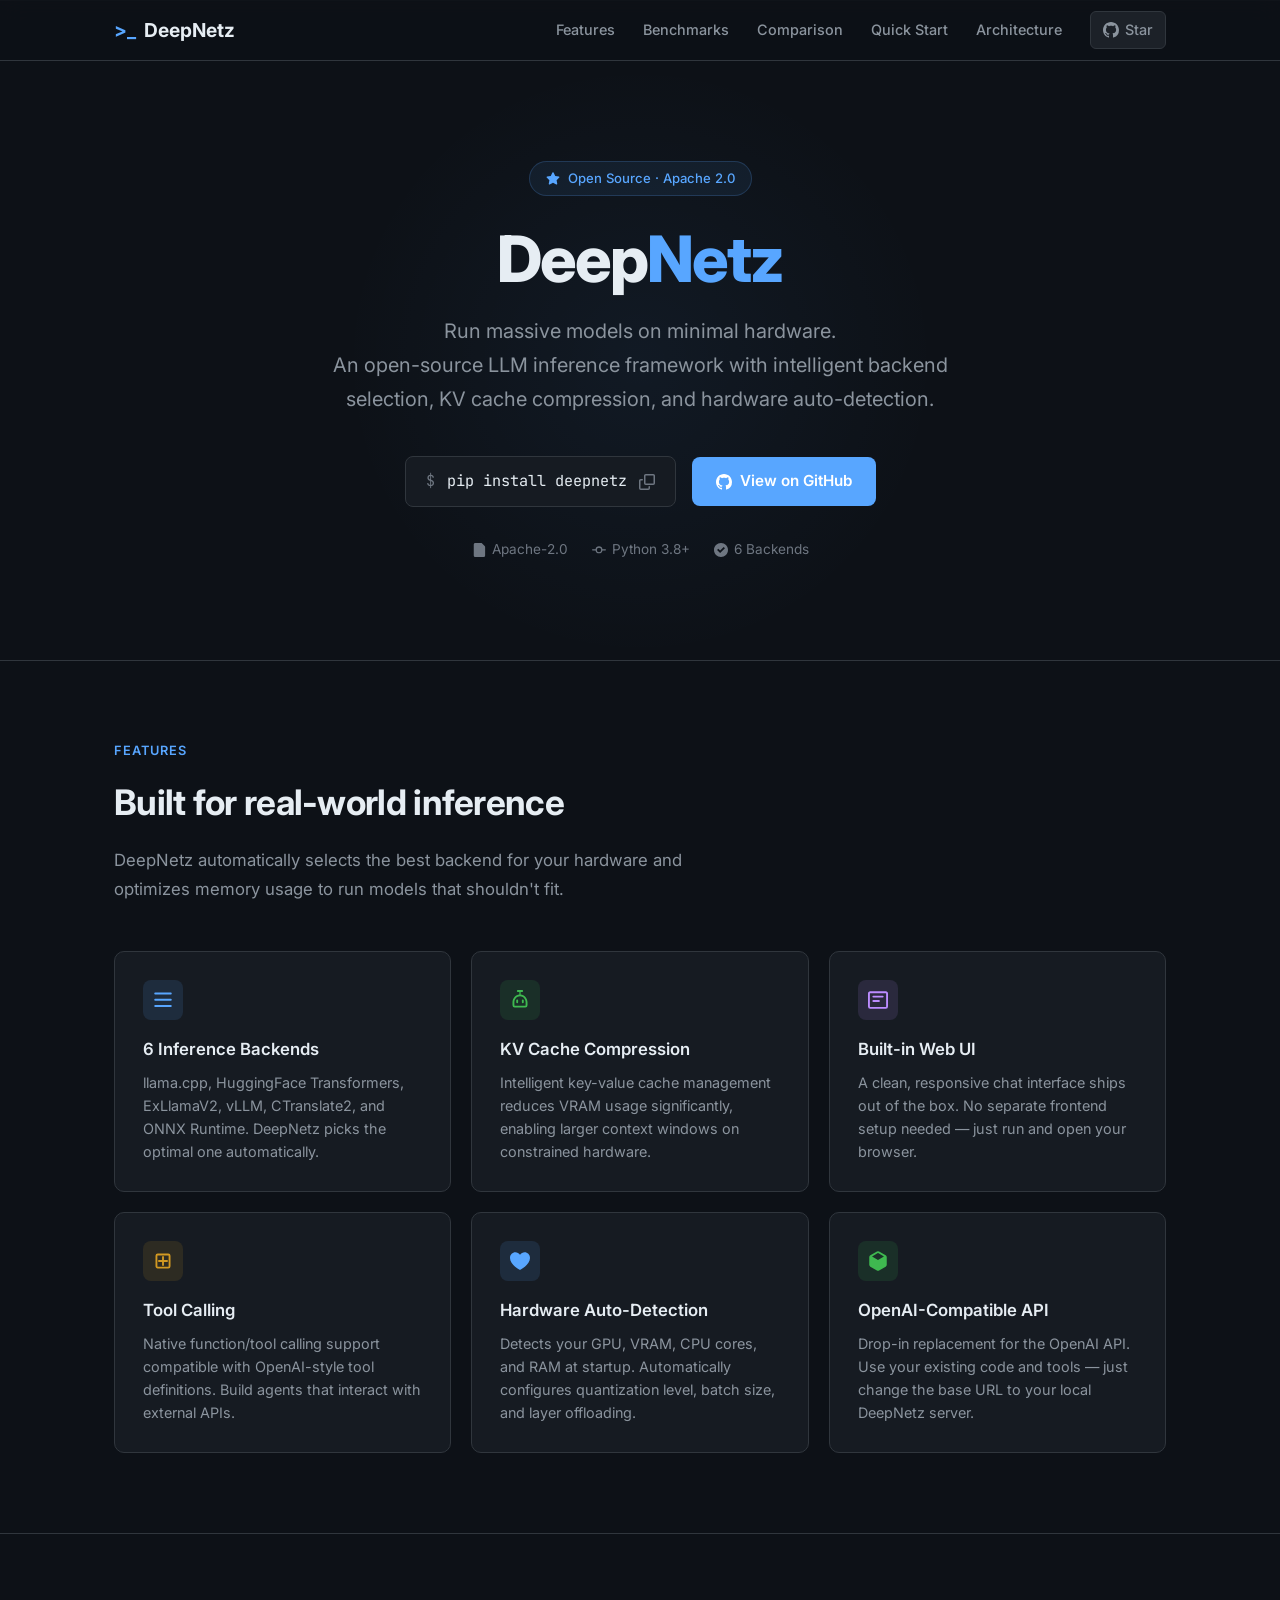
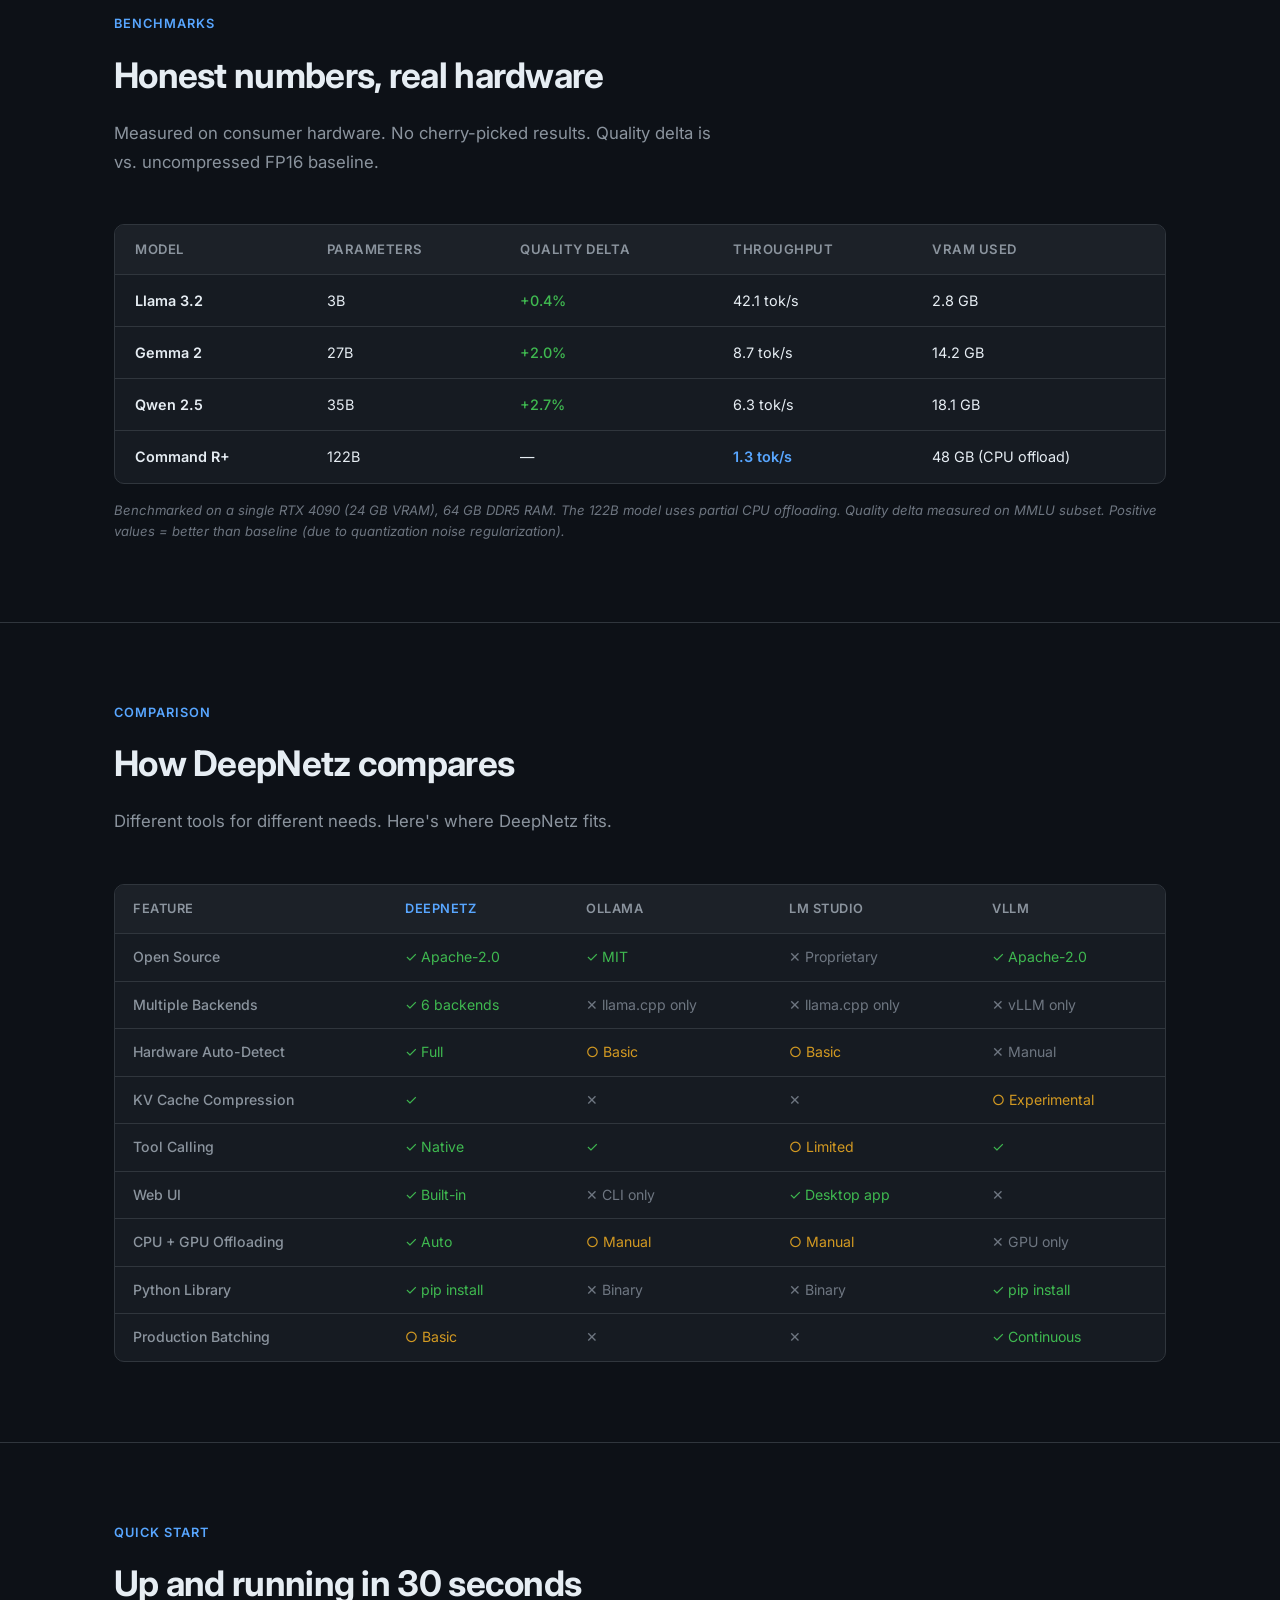
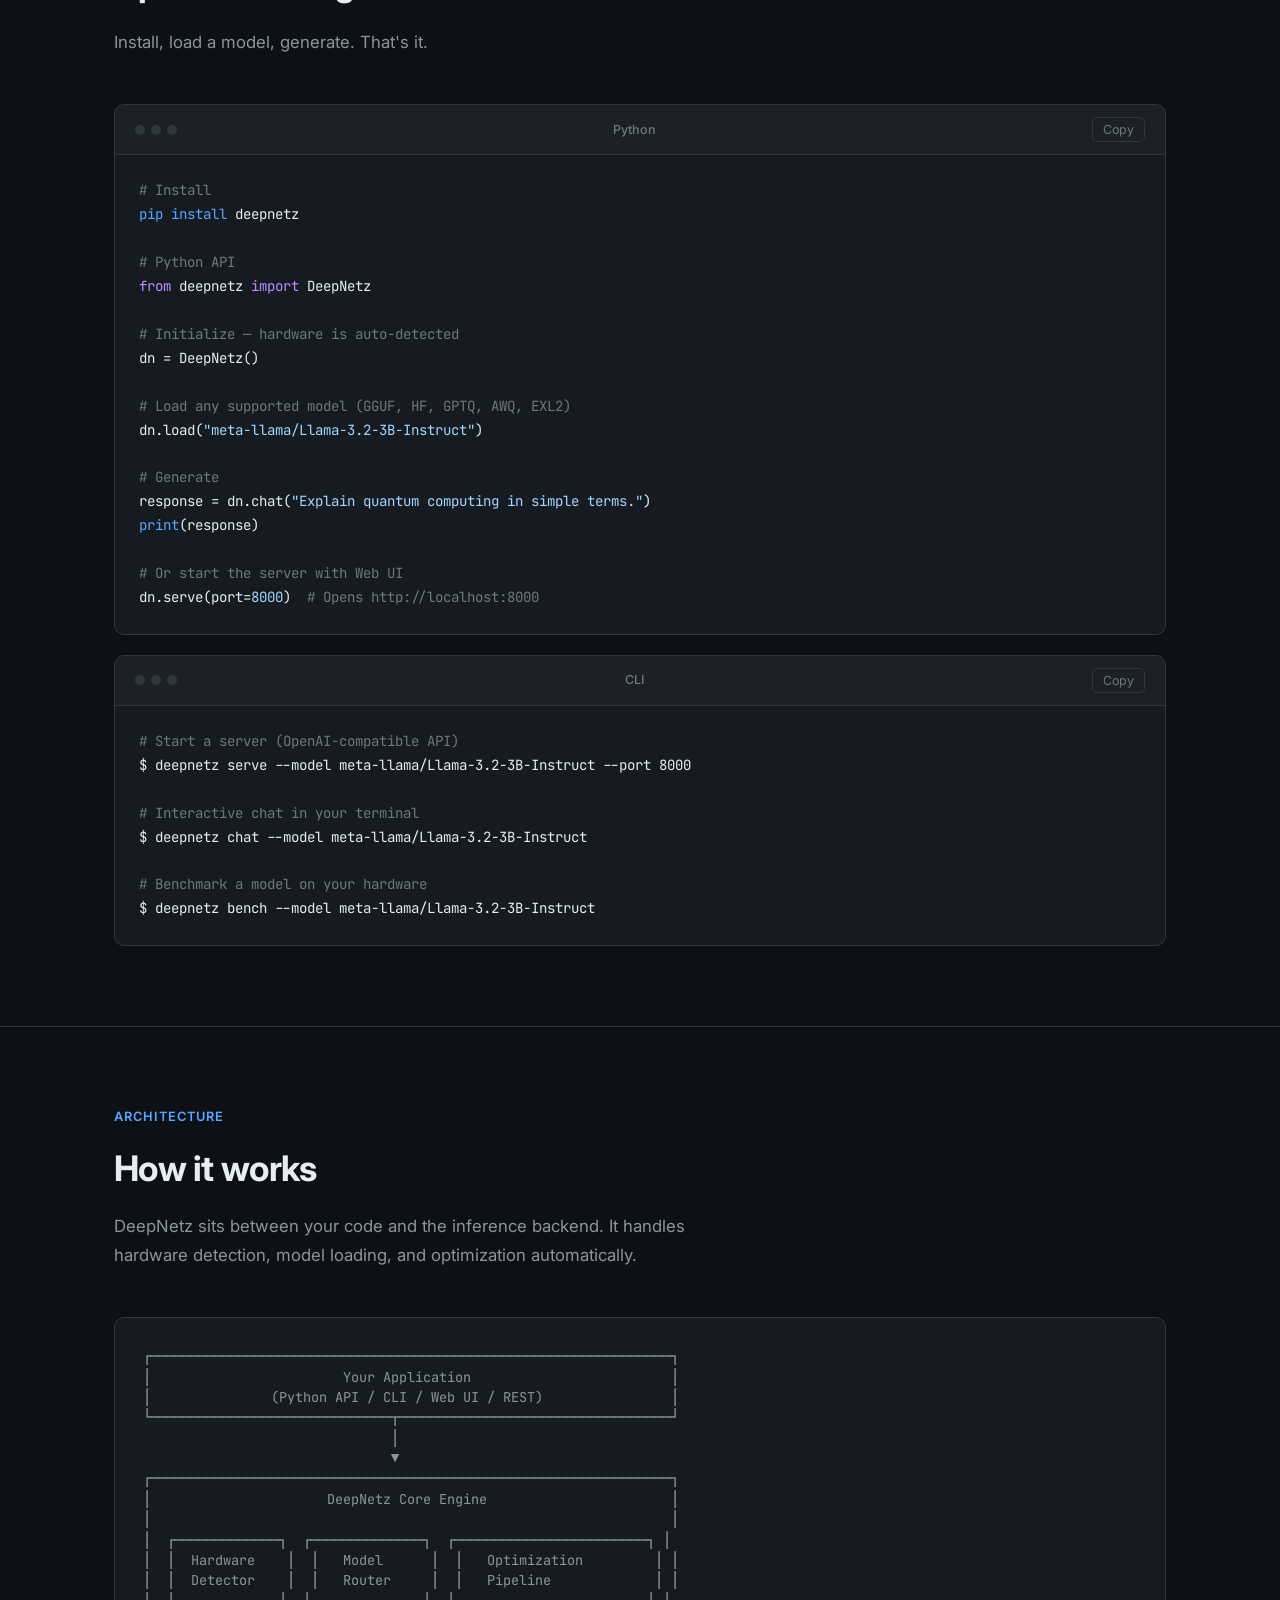
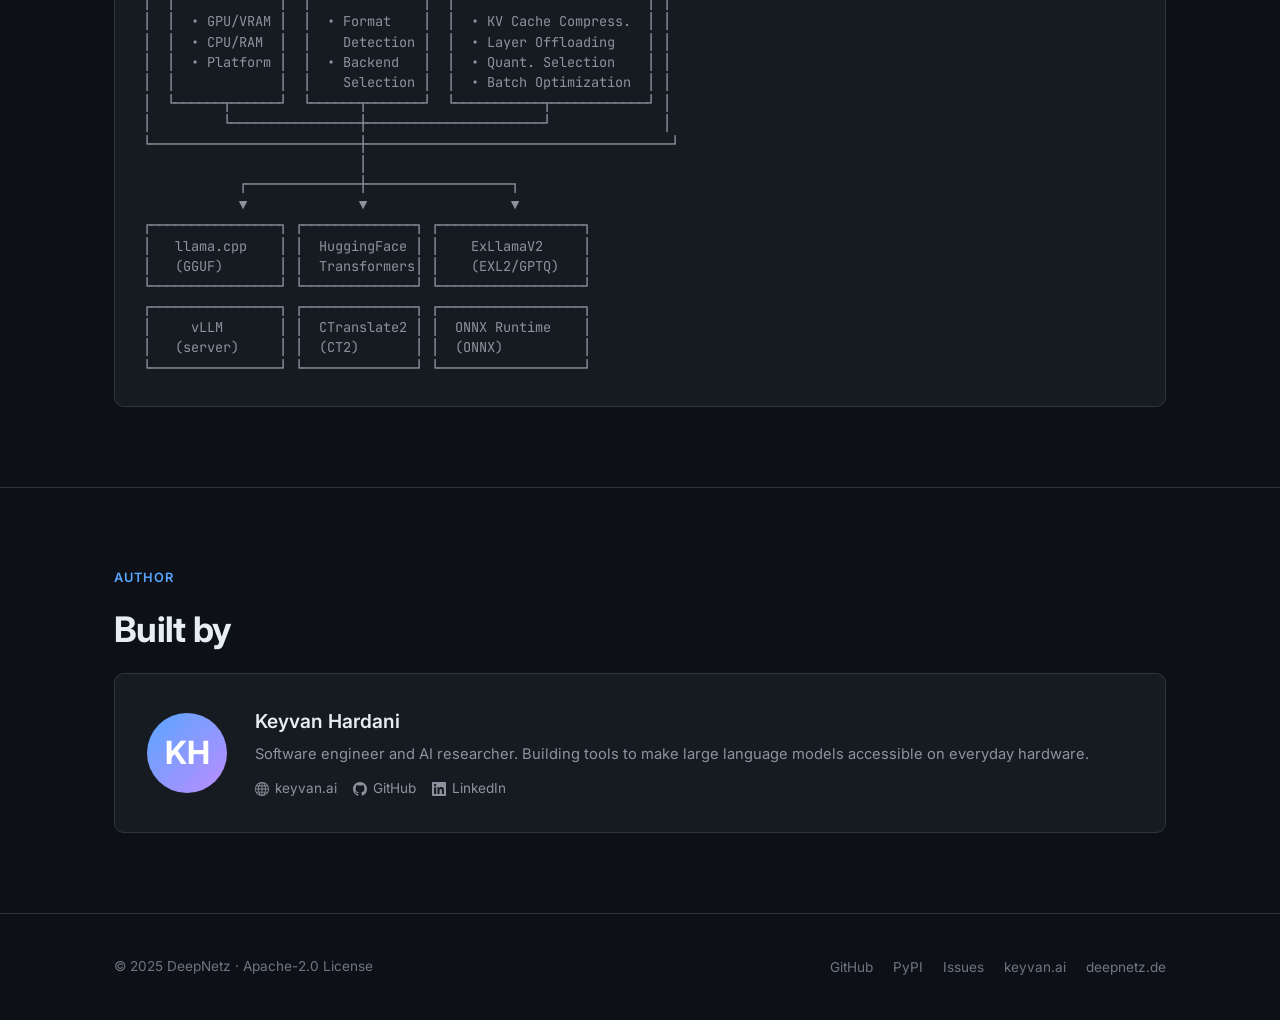
<file: deepnetz/ui/templates/landing.html>
<!DOCTYPE html>
<html lang="en">
<head>
<meta charset="UTF-8">
<meta name="viewport" content="width=device-width, initial-scale=1.0">
<title>DeepNetz — Run massive models on minimal hardware</title>
<meta name="description" content="DeepNetz is an open-source LLM inference framework. Run massive language models on minimal hardware with intelligent backend selection and KV cache compression.">
<meta name="keywords" content="LLM, inference, open-source, deep learning, AI, machine learning, local AI, DeepNetz">
<meta property="og:title" content="DeepNetz — Run massive models on minimal hardware">
<meta property="og:description" content="Open-source LLM inference framework with 6 backends, KV cache compression, and hardware auto-detection.">
<meta property="og:url" content="https://deepnetz.com">
<meta property="og:type" content="website">
<link rel="canonical" href="https://deepnetz.com">
<link href="https://fonts.googleapis.com/css2?family=Inter:wght@300;400;500;600;700;800&family=JetBrains+Mono:wght@400;500&display=swap" rel="stylesheet">
<style>
*, *::before, *::after { margin: 0; padding: 0; box-sizing: border-box; }

:root {
  --bg: #0d1117;
  --bg-secondary: #161b22;
  --bg-tertiary: #1c2128;
  --border: #30363d;
  --border-light: #484f58;
  --text: #e6edf3;
  --text-secondary: #8b949e;
  --text-muted: #6e7681;
  --accent: #58a6ff;
  --accent-hover: #79c0ff;
  --green: #3fb950;
  --orange: #d29922;
  --red: #f85149;
  --purple: #bc8cff;
}

html { scroll-behavior: smooth; }

body {
  font-family: 'Inter', -apple-system, BlinkMacSystemFont, sans-serif;
  background: var(--bg);
  color: var(--text);
  line-height: 1.6;
  overflow-x: hidden;
}

a { color: var(--accent); text-decoration: none; transition: color 0.2s; }
a:hover { color: var(--accent-hover); }

code, pre {
  font-family: 'JetBrains Mono', 'Fira Code', monospace;
}

.container {
  max-width: 1100px;
  margin: 0 auto;
  padding: 0 24px;
}

/* ── NAV ── */
nav {
  position: fixed;
  top: 0;
  left: 0;
  right: 0;
  z-index: 100;
  background: rgba(13, 17, 23, 0.85);
  backdrop-filter: blur(12px);
  border-bottom: 1px solid var(--border);
  transition: box-shadow 0.3s;
}

nav.scrolled { box-shadow: 0 1px 12px rgba(0,0,0,0.4); }

nav .container {
  display: flex;
  align-items: center;
  justify-content: space-between;
  height: 60px;
}

.nav-logo {
  font-weight: 700;
  font-size: 1.2rem;
  color: var(--text);
  display: flex;
  align-items: center;
  gap: 8px;
}

.nav-logo span { color: var(--accent); }

.nav-links {
  display: flex;
  gap: 28px;
  align-items: center;
  list-style: none;
}

.nav-links a {
  color: var(--text-secondary);
  font-size: 0.9rem;
  font-weight: 500;
  transition: color 0.2s;
}

.nav-links a:hover { color: var(--text); }

.nav-github {
  display: inline-flex;
  align-items: center;
  gap: 6px;
  background: var(--bg-tertiary);
  border: 1px solid var(--border);
  border-radius: 6px;
  padding: 6px 12px;
  font-size: 0.85rem;
  color: var(--text-secondary);
  transition: border-color 0.2s, color 0.2s;
}

.nav-github:hover { border-color: var(--border-light); color: var(--text); }

.hamburger {
  display: none;
  flex-direction: column;
  gap: 5px;
  background: none;
  border: none;
  cursor: pointer;
  padding: 4px;
}

.hamburger span {
  width: 22px;
  height: 2px;
  background: var(--text-secondary);
  border-radius: 2px;
  transition: transform 0.3s, opacity 0.3s;
}

/* ── HERO ── */
.hero {
  padding: 160px 0 100px;
  text-align: center;
  position: relative;
}

.hero::before {
  content: '';
  position: absolute;
  top: 60px;
  left: 50%;
  transform: translateX(-50%);
  width: 600px;
  height: 600px;
  background: radial-gradient(circle, rgba(88,166,255,0.06) 0%, transparent 70%);
  pointer-events: none;
}

.badge {
  display: inline-flex;
  align-items: center;
  gap: 8px;
  background: rgba(88,166,255,0.08);
  border: 1px solid rgba(88,166,255,0.2);
  border-radius: 50px;
  padding: 6px 16px;
  font-size: 0.82rem;
  color: var(--accent);
  margin-bottom: 28px;
  font-weight: 500;
}

.badge svg { width: 14px; height: 14px; }

h1 {
  font-size: clamp(2.4rem, 5.5vw, 4rem);
  font-weight: 800;
  line-height: 1.1;
  letter-spacing: -0.03em;
  margin-bottom: 20px;
}

h1 .accent { color: var(--accent); }

.hero-sub {
  font-size: clamp(1.05rem, 2vw, 1.25rem);
  color: var(--text-secondary);
  max-width: 620px;
  margin: 0 auto 40px;
  line-height: 1.7;
  font-weight: 400;
}

.hero-actions {
  display: flex;
  gap: 16px;
  justify-content: center;
  align-items: center;
  flex-wrap: wrap;
  margin-bottom: 32px;
}

.install-box {
  display: inline-flex;
  align-items: center;
  gap: 12px;
  background: var(--bg-secondary);
  border: 1px solid var(--border);
  border-radius: 8px;
  padding: 12px 20px;
  font-family: 'JetBrains Mono', monospace;
  font-size: 0.95rem;
  cursor: pointer;
  transition: border-color 0.2s;
  position: relative;
}

.install-box:hover { border-color: var(--border-light); }

.install-box .dollar { color: var(--text-muted); user-select: none; }

.install-box .copy-icon {
  color: var(--text-muted);
  transition: color 0.2s;
  cursor: pointer;
}

.install-box:hover .copy-icon { color: var(--text-secondary); }

.install-box .tooltip {
  position: absolute;
  top: -32px;
  left: 50%;
  transform: translateX(-50%);
  background: var(--green);
  color: #fff;
  font-size: 0.75rem;
  font-family: 'Inter', sans-serif;
  padding: 4px 10px;
  border-radius: 4px;
  opacity: 0;
  pointer-events: none;
  transition: opacity 0.2s;
  white-space: nowrap;
}

.install-box .tooltip.show { opacity: 1; }

.btn-primary {
  display: inline-flex;
  align-items: center;
  gap: 8px;
  background: var(--accent);
  color: #fff;
  padding: 12px 24px;
  border-radius: 8px;
  font-weight: 600;
  font-size: 0.95rem;
  transition: background 0.2s, transform 0.1s;
  border: none;
  cursor: pointer;
}

.btn-primary:hover { background: var(--accent-hover); color: #fff; transform: translateY(-1px); }

.hero-meta {
  display: flex;
  gap: 24px;
  justify-content: center;
  flex-wrap: wrap;
  color: var(--text-muted);
  font-size: 0.85rem;
}

.hero-meta span { display: inline-flex; align-items: center; gap: 6px; }

/* ── SECTIONS ── */
section {
  padding: 80px 0;
  border-top: 1px solid var(--border);
}

.section-label {
  font-size: 0.8rem;
  font-weight: 600;
  text-transform: uppercase;
  letter-spacing: 0.08em;
  color: var(--accent);
  margin-bottom: 12px;
}

.section-title {
  font-size: clamp(1.6rem, 3vw, 2.2rem);
  font-weight: 700;
  margin-bottom: 16px;
  letter-spacing: -0.02em;
}

.section-desc {
  color: var(--text-secondary);
  max-width: 600px;
  margin-bottom: 48px;
  font-size: 1.05rem;
  line-height: 1.7;
}

/* ── FEATURES ── */
.features-grid {
  display: grid;
  grid-template-columns: repeat(auto-fit, minmax(300px, 1fr));
  gap: 20px;
}

.feature-card {
  background: var(--bg-secondary);
  border: 1px solid var(--border);
  border-radius: 10px;
  padding: 28px;
  transition: border-color 0.2s, transform 0.2s;
}

.feature-card:hover {
  border-color: var(--border-light);
  transform: translateY(-2px);
}

.feature-icon {
  width: 40px;
  height: 40px;
  border-radius: 8px;
  display: flex;
  align-items: center;
  justify-content: center;
  margin-bottom: 16px;
  font-size: 1.2rem;
}

.feature-icon.blue { background: rgba(88,166,255,0.12); color: var(--accent); }
.feature-icon.green { background: rgba(63,185,80,0.12); color: var(--green); }
.feature-icon.orange { background: rgba(210,153,34,0.12); color: var(--orange); }
.feature-icon.purple { background: rgba(188,140,255,0.12); color: var(--purple); }

.feature-card h3 {
  font-size: 1.05rem;
  font-weight: 600;
  margin-bottom: 8px;
}

.feature-card p {
  color: var(--text-secondary);
  font-size: 0.9rem;
  line-height: 1.6;
}

/* ── BENCHMARKS ── */
.bench-table-wrap {
  overflow-x: auto;
  border: 1px solid var(--border);
  border-radius: 10px;
  background: var(--bg-secondary);
}

.bench-table {
  width: 100%;
  border-collapse: collapse;
  font-size: 0.9rem;
}

.bench-table thead { background: var(--bg-tertiary); }

.bench-table th {
  text-align: left;
  padding: 14px 20px;
  font-weight: 600;
  font-size: 0.82rem;
  text-transform: uppercase;
  letter-spacing: 0.04em;
  color: var(--text-secondary);
  border-bottom: 1px solid var(--border);
}

.bench-table td {
  padding: 14px 20px;
  border-bottom: 1px solid var(--border);
}

.bench-table tbody tr:last-child td { border-bottom: none; }

.bench-table tbody tr { transition: background 0.15s; }
.bench-table tbody tr:hover { background: rgba(88,166,255,0.03); }

.bench-table .model-name { font-weight: 600; }
.bench-table .positive { color: var(--green); font-weight: 500; }
.bench-table .highlight { color: var(--accent); font-weight: 600; }

.bench-note {
  color: var(--text-muted);
  font-size: 0.82rem;
  margin-top: 16px;
  font-style: italic;
}

/* ── COMPARISON ── */
.comparison-table-wrap {
  overflow-x: auto;
  border: 1px solid var(--border);
  border-radius: 10px;
  background: var(--bg-secondary);
}

.comparison-table {
  width: 100%;
  border-collapse: collapse;
  font-size: 0.88rem;
}

.comparison-table thead { background: var(--bg-tertiary); }

.comparison-table th {
  text-align: left;
  padding: 14px 18px;
  font-weight: 600;
  font-size: 0.8rem;
  text-transform: uppercase;
  letter-spacing: 0.04em;
  color: var(--text-secondary);
  border-bottom: 1px solid var(--border);
  white-space: nowrap;
}

.comparison-table th.dn {
  color: var(--accent);
}

.comparison-table td {
  padding: 12px 18px;
  border-bottom: 1px solid var(--border);
  white-space: nowrap;
}

.comparison-table tbody tr:last-child td { border-bottom: none; }
.comparison-table tbody tr { transition: background 0.15s; }
.comparison-table tbody tr:hover { background: rgba(88,166,255,0.03); }

.comparison-table td:first-child {
  font-weight: 500;
  color: var(--text-secondary);
}

.check { color: var(--green); }
.cross { color: var(--text-muted); }
.partial { color: var(--orange); }

/* ── CODE BLOCK ── */
.code-block {
  background: var(--bg-secondary);
  border: 1px solid var(--border);
  border-radius: 10px;
  overflow: hidden;
}

.code-header {
  display: flex;
  align-items: center;
  justify-content: space-between;
  padding: 12px 20px;
  background: var(--bg-tertiary);
  border-bottom: 1px solid var(--border);
}

.code-dots {
  display: flex;
  gap: 6px;
}

.code-dots span {
  width: 10px;
  height: 10px;
  border-radius: 50%;
  background: var(--border);
}

.code-lang {
  font-size: 0.78rem;
  color: var(--text-muted);
  font-weight: 500;
}

.code-copy-btn {
  background: none;
  border: 1px solid var(--border);
  border-radius: 5px;
  color: var(--text-muted);
  font-size: 0.78rem;
  padding: 4px 10px;
  cursor: pointer;
  font-family: 'Inter', sans-serif;
  transition: color 0.2s, border-color 0.2s;
}

.code-copy-btn:hover { color: var(--text-secondary); border-color: var(--border-light); }

.code-block pre {
  padding: 24px;
  overflow-x: auto;
  font-size: 0.88rem;
  line-height: 1.7;
  color: var(--text);
}

.code-block .comment { color: var(--text-muted); }
.code-block .keyword { color: var(--purple); }
.code-block .string { color: #a5d6ff; }
.code-block .function { color: #d2a8ff; }
.code-block .builtin { color: var(--accent); }

/* ── ARCHITECTURE ── */
.arch-block {
  background: var(--bg-secondary);
  border: 1px solid var(--border);
  border-radius: 10px;
  overflow: hidden;
}

.arch-block pre {
  padding: 28px;
  overflow-x: auto;
  font-size: clamp(0.65rem, 1.3vw, 0.85rem);
  line-height: 1.5;
  color: var(--text-secondary);
}

/* ── AUTHOR ── */
.author-card {
  display: flex;
  gap: 28px;
  align-items: center;
  background: var(--bg-secondary);
  border: 1px solid var(--border);
  border-radius: 10px;
  padding: 32px;
}

.author-avatar {
  width: 80px;
  height: 80px;
  border-radius: 50%;
  background: linear-gradient(135deg, var(--accent), var(--purple));
  display: flex;
  align-items: center;
  justify-content: center;
  font-size: 2rem;
  font-weight: 700;
  flex-shrink: 0;
  color: #fff;
}

.author-info h3 {
  font-size: 1.2rem;
  font-weight: 600;
  margin-bottom: 6px;
}

.author-info p {
  color: var(--text-secondary);
  font-size: 0.92rem;
  margin-bottom: 12px;
  line-height: 1.6;
}

.author-links {
  display: flex;
  gap: 16px;
  flex-wrap: wrap;
}

.author-links a {
  display: inline-flex;
  align-items: center;
  gap: 6px;
  color: var(--text-secondary);
  font-size: 0.85rem;
  transition: color 0.2s;
}

.author-links a:hover { color: var(--accent); }

/* ── FOOTER ── */
footer {
  border-top: 1px solid var(--border);
  padding: 40px 0;
}

.footer-inner {
  display: flex;
  justify-content: space-between;
  align-items: center;
  flex-wrap: wrap;
  gap: 16px;
}

.footer-left {
  color: var(--text-muted);
  font-size: 0.85rem;
}

.footer-links {
  display: flex;
  gap: 20px;
  list-style: none;
}

.footer-links a {
  color: var(--text-muted);
  font-size: 0.85rem;
  transition: color 0.2s;
}

.footer-links a:hover { color: var(--text-secondary); }

/* ── ANIMATIONS ── */
.fade-in {
  opacity: 0;
  transform: translateY(20px);
  transition: opacity 0.6s ease, transform 0.6s ease;
}

.fade-in.visible {
  opacity: 1;
  transform: translateY(0);
}

/* ── RESPONSIVE ── */
@media (max-width: 768px) {
  .nav-links { display: none; }
  .nav-links.open {
    display: flex;
    flex-direction: column;
    position: absolute;
    top: 60px;
    left: 0;
    right: 0;
    background: rgba(13,17,23,0.97);
    backdrop-filter: blur(12px);
    border-bottom: 1px solid var(--border);
    padding: 20px 24px;
    gap: 16px;
  }
  .hamburger { display: flex; }
  .hero { padding: 120px 0 60px; }
  .hero-actions { flex-direction: column; }
  .install-box { width: 100%; justify-content: center; }
  .features-grid { grid-template-columns: 1fr; }
  .author-card { flex-direction: column; text-align: center; }
  .author-links { justify-content: center; }
  .footer-inner { flex-direction: column; text-align: center; }
  section { padding: 60px 0; }
}

@media (max-width: 480px) {
  .hero { padding: 100px 0 48px; }
  .install-box { font-size: 0.85rem; padding: 10px 14px; }
}
</style>
</head>
<body>

<!-- NAV -->
<nav id="nav">
  <div class="container">
    <a href="#" class="nav-logo"><span>&gt;_</span> DeepNetz</a>
    <ul class="nav-links" id="navLinks">
      <li><a href="#features">Features</a></li>
      <li><a href="#benchmarks">Benchmarks</a></li>
      <li><a href="#comparison">Comparison</a></li>
      <li><a href="#quickstart">Quick Start</a></li>
      <li><a href="#architecture">Architecture</a></li>
      <li>
        <a href="https://github.com/Keyvanhardani/deepnetz" target="_blank" rel="noopener" class="nav-github">
          <svg width="16" height="16" viewBox="0 0 16 16" fill="currentColor"><path d="M8 0C3.58 0 0 3.58 0 8c0 3.54 2.29 6.53 5.47 7.59.4.07.55-.17.55-.38 0-.19-.01-.82-.01-1.49-2.01.37-2.53-.49-2.69-.94-.09-.23-.48-.94-.82-1.13-.28-.15-.68-.52-.01-.53.63-.01 1.08.58 1.23.82.72 1.21 1.87.87 2.33.66.07-.52.28-.87.51-1.07-1.78-.2-3.64-.89-3.64-3.95 0-.87.31-1.59.82-2.15-.08-.2-.36-1.02.08-2.12 0 0 .67-.21 2.2.82.64-.18 1.32-.27 2-.27.68 0 1.36.09 2 .27 1.53-1.04 2.2-.82 2.2-.82.44 1.1.16 1.92.08 2.12.51.56.82 1.27.82 2.15 0 3.07-1.87 3.75-3.65 3.95.29.25.54.73.54 1.48 0 1.07-.01 1.93-.01 2.2 0 .21.15.46.55.38A8.013 8.013 0 0016 8c0-4.42-3.58-8-8-8z"/></svg>
          <span id="starCount">Star</span>
        </a>
      </li>
    </ul>
    <button class="hamburger" id="hamburger" aria-label="Toggle menu">
      <span></span><span></span><span></span>
    </button>
  </div>
</nav>

<!-- HERO -->
<section class="hero">
  <div class="container">
    <div class="badge fade-in">
      <svg viewBox="0 0 16 16" fill="currentColor"><path d="M8 .25a.75.75 0 01.673.418l1.882 3.815 4.21.612a.75.75 0 01.416 1.279l-3.046 2.97.719 4.192a.75.75 0 01-1.088.791L8 12.347l-3.766 1.98a.75.75 0 01-1.088-.79l.72-4.194L.818 6.374a.75.75 0 01.416-1.28l4.21-.611L7.327.668A.75.75 0 018 .25z"/></svg>
      Open Source &middot; Apache 2.0
    </div>

    <h1 class="fade-in">Deep<span class="accent">Netz</span></h1>
    <p class="hero-sub fade-in">Run massive models on minimal hardware.<br>An open-source LLM inference framework with intelligent backend selection, KV cache compression, and hardware auto-detection.</p>

    <div class="hero-actions fade-in">
      <div class="install-box" id="installBox" title="Click to copy">
        <span class="dollar">$</span>
        <span>pip install deepnetz</span>
        <span class="tooltip" id="copyTooltip">Copied!</span>
        <svg class="copy-icon" width="16" height="16" viewBox="0 0 16 16" fill="currentColor"><path d="M0 6.75C0 5.784.784 5 1.75 5h1.5a.75.75 0 010 1.5h-1.5a.25.25 0 00-.25.25v7.5c0 .138.112.25.25.25h7.5a.25.25 0 00.25-.25v-1.5a.75.75 0 011.5 0v1.5A1.75 1.75 0 019.25 16h-7.5A1.75 1.75 0 010 14.25v-7.5z"/><path d="M5 1.75C5 .784 5.784 0 6.75 0h7.5C15.216 0 16 .784 16 1.75v7.5A1.75 1.75 0 0114.25 11h-7.5A1.75 1.75 0 015 9.25v-7.5zm1.75-.25a.25.25 0 00-.25.25v7.5c0 .138.112.25.25.25h7.5a.25.25 0 00.25-.25v-7.5a.25.25 0 00-.25-.25h-7.5z"/></svg>
      </div>
      <a href="https://github.com/Keyvanhardani/deepnetz" target="_blank" rel="noopener" class="btn-primary">
        <svg width="16" height="16" viewBox="0 0 16 16" fill="currentColor"><path d="M8 0C3.58 0 0 3.58 0 8c0 3.54 2.29 6.53 5.47 7.59.4.07.55-.17.55-.38 0-.19-.01-.82-.01-1.49-2.01.37-2.53-.49-2.69-.94-.09-.23-.48-.94-.82-1.13-.28-.15-.68-.52-.01-.53.63-.01 1.08.58 1.23.82.72 1.21 1.87.87 2.33.66.07-.52.28-.87.51-1.07-1.78-.2-3.64-.89-3.64-3.95 0-.87.31-1.59.82-2.15-.08-.2-.36-1.02.08-2.12 0 0 .67-.21 2.2.82.64-.18 1.32-.27 2-.27.68 0 1.36.09 2 .27 1.53-1.04 2.2-.82 2.2-.82.44 1.1.16 1.92.08 2.12.51.56.82 1.27.82 2.15 0 3.07-1.87 3.75-3.65 3.95.29.25.54.73.54 1.48 0 1.07-.01 1.93-.01 2.2 0 .21.15.46.55.38A8.013 8.013 0 0016 8c0-4.42-3.58-8-8-8z"/></svg>
        View on GitHub
      </a>
    </div>

    <div class="hero-meta fade-in">
      <span>
        <svg width="14" height="14" viewBox="0 0 16 16" fill="var(--text-muted)"><path d="M2 1.75C2 .784 2.784 0 3.75 0h6.586c.464 0 .909.184 1.237.513l2.914 2.914c.329.328.513.773.513 1.237v9.586A1.75 1.75 0 0113.25 16h-9.5A1.75 1.75 0 012 14.25V1.75z"/></svg>
        Apache-2.0
      </span>
      <span>
        <svg width="14" height="14" viewBox="0 0 16 16" fill="var(--text-muted)"><path d="M11.93 8.5a4.002 4.002 0 01-7.86 0H.75a.75.75 0 010-1.5h3.32a4.002 4.002 0 017.86 0h3.32a.75.75 0 010 1.5h-3.32zM8 10.5a2.5 2.5 0 100-5 2.5 2.5 0 000 5z"/></svg>
        Python 3.8+
      </span>
      <span>
        <svg width="14" height="14" viewBox="0 0 16 16" fill="var(--text-muted)"><path d="M8 0C3.58 0 0 3.58 0 8s3.58 8 8 8 8-3.58 8-8-3.58-8-8-8zM7 11.5L3.5 8l1.41-1.41L7 8.67l4.09-4.08L12.5 6 7 11.5z"/></svg>
        6 Backends
      </span>
    </div>
  </div>
</section>

<!-- FEATURES -->
<section id="features">
  <div class="container">
    <p class="section-label fade-in">Features</p>
    <h2 class="section-title fade-in">Built for real-world inference</h2>
    <p class="section-desc fade-in">DeepNetz automatically selects the best backend for your hardware and optimizes memory usage to run models that shouldn't fit.</p>

    <div class="features-grid">
      <div class="feature-card fade-in">
        <div class="feature-icon blue">
          <svg width="20" height="20" viewBox="0 0 16 16" fill="currentColor"><path d="M1 2.75A.75.75 0 011.75 2h12.5a.75.75 0 010 1.5H1.75A.75.75 0 011 2.75zm0 5A.75.75 0 011.75 7h12.5a.75.75 0 010 1.5H1.75A.75.75 0 011 7.75zM1.75 12h12.5a.75.75 0 010 1.5H1.75a.75.75 0 010-1.5z"/></svg>
        </div>
        <h3>6 Inference Backends</h3>
        <p>llama.cpp, HuggingFace Transformers, ExLlamaV2, vLLM, CTranslate2, and ONNX Runtime. DeepNetz picks the optimal one automatically.</p>
      </div>

      <div class="feature-card fade-in">
        <div class="feature-icon green">
          <svg width="20" height="20" viewBox="0 0 16 16" fill="currentColor"><path d="M5.75 7.5a.75.75 0 01.75.75v1.5a.75.75 0 01-1.5 0v-1.5a.75.75 0 01.75-.75zm5.25.75a.75.75 0 00-1.5 0v1.5a.75.75 0 001.5 0v-1.5z"/><path d="M6.25 0a.75.75 0 000 1.5H7.5v2.026C4.442 3.88 2 6.583 2 9.86v2.39A1.75 1.75 0 003.75 14h8.5A1.75 1.75 0 0014 12.25V9.86c0-3.278-2.442-5.98-5.5-6.334V1.5h1.25a.75.75 0 000-1.5h-3.5zM3.5 9.86c0-2.636 2.016-4.86 4.5-4.86s4.5 2.224 4.5 4.86v2.39a.25.25 0 01-.25.25h-8.5a.25.25 0 01-.25-.25V9.86z"/></svg>
        </div>
        <h3>KV Cache Compression</h3>
        <p>Intelligent key-value cache management reduces VRAM usage significantly, enabling larger context windows on constrained hardware.</p>
      </div>

      <div class="feature-card fade-in">
        <div class="feature-icon purple">
          <svg width="20" height="20" viewBox="0 0 16 16" fill="currentColor"><path d="M0 2.75C0 1.784.784 1 1.75 1h12.5c.966 0 1.75.784 1.75 1.75v10.5A1.75 1.75 0 0114.25 15H1.75A1.75 1.75 0 010 13.25V2.75zm1.75-.25a.25.25 0 00-.25.25v10.5c0 .138.112.25.25.25h12.5a.25.25 0 00.25-.25V2.75a.25.25 0 00-.25-.25H1.75z"/><path d="M3.5 5.25a.75.75 0 01.75-.75h7.5a.75.75 0 010 1.5h-7.5a.75.75 0 01-.75-.75zm.75 2.75h4.5a.75.75 0 010 1.5h-4.5a.75.75 0 010-1.5z"/></svg>
        </div>
        <h3>Built-in Web UI</h3>
        <p>A clean, responsive chat interface ships out of the box. No separate frontend setup needed &mdash; just run and open your browser.</p>
      </div>

      <div class="feature-card fade-in">
        <div class="feature-icon orange">
          <svg width="20" height="20" viewBox="0 0 16 16" fill="currentColor"><path d="M3.5 3.75a.25.25 0 01.25-.25h8.5a.25.25 0 01.25.25v8.5a.25.25 0 01-.25.25h-8.5a.25.25 0 01-.25-.25v-8.5zM3.75 2A1.75 1.75 0 002 3.75v8.5c0 .966.784 1.75 1.75 1.75h8.5A1.75 1.75 0 0014 12.25v-8.5A1.75 1.75 0 0012.25 2h-8.5z"/><path d="M8 4a.75.75 0 01.75.75v2.5h2.5a.75.75 0 010 1.5h-2.5v2.5a.75.75 0 01-1.5 0v-2.5h-2.5a.75.75 0 010-1.5h2.5v-2.5A.75.75 0 018 4z"/></svg>
        </div>
        <h3>Tool Calling</h3>
        <p>Native function/tool calling support compatible with OpenAI-style tool definitions. Build agents that interact with external APIs.</p>
      </div>

      <div class="feature-card fade-in">
        <div class="feature-icon blue">
          <svg width="20" height="20" viewBox="0 0 16 16" fill="currentColor"><path d="M7.655 14.916v-.001h-.002l-.006-.003-.018-.01a22.066 22.066 0 01-3.744-2.584C2.045 10.731 0 8.35 0 5.5 0 2.836 2.086 1 4.25 1 5.797 1 7.153 1.802 8 3.02 8.847 1.802 10.203 1 11.75 1 13.914 1 16 2.836 16 5.5c0 2.85-2.044 5.231-3.886 6.818a22.094 22.094 0 01-3.433 2.39 13.46 13.46 0 01-.329.197l-.018.01-.006.003h-.002L8 14.25l.345.666a.752.752 0 01-.69 0z"/></svg>
        </div>
        <h3>Hardware Auto-Detection</h3>
        <p>Detects your GPU, VRAM, CPU cores, and RAM at startup. Automatically configures quantization level, batch size, and layer offloading.</p>
      </div>

      <div class="feature-card fade-in">
        <div class="feature-icon green">
          <svg width="20" height="20" viewBox="0 0 16 16" fill="currentColor"><path d="M8.878.392a1.75 1.75 0 00-1.756 0l-5.25 3.045A1.75 1.75 0 001 4.951v6.098c0 .624.332 1.2.872 1.514l5.25 3.045a1.75 1.75 0 001.756 0l5.25-3.045c.54-.313.872-.89.872-1.514V4.951c0-.624-.332-1.2-.872-1.514L8.878.392zM7.875 1.69a.25.25 0 01.25 0l4.63 2.685L8 7.133 3.245 4.375l4.63-2.685zM2.5 5.677v5.372c0 .09.047.171.125.216l4.625 2.683V8.432L2.5 5.677zm6.25 8.271l4.625-2.683a.25.25 0 00.125-.216V5.677L8.75 8.432v5.516z"/></svg>
        </div>
        <h3>OpenAI-Compatible API</h3>
        <p>Drop-in replacement for the OpenAI API. Use your existing code and tools &mdash; just change the base URL to your local DeepNetz server.</p>
      </div>
    </div>
  </div>
</section>

<!-- BENCHMARKS -->
<section id="benchmarks">
  <div class="container">
    <p class="section-label fade-in">Benchmarks</p>
    <h2 class="section-title fade-in">Honest numbers, real hardware</h2>
    <p class="section-desc fade-in">Measured on consumer hardware. No cherry-picked results. Quality delta is vs. uncompressed FP16 baseline.</p>

    <div class="bench-table-wrap fade-in">
      <table class="bench-table">
        <thead>
          <tr>
            <th>Model</th>
            <th>Parameters</th>
            <th>Quality Delta</th>
            <th>Throughput</th>
            <th>VRAM Used</th>
          </tr>
        </thead>
        <tbody>
          <tr>
            <td class="model-name">Llama 3.2</td>
            <td>3B</td>
            <td class="positive">+0.4%</td>
            <td>42.1 tok/s</td>
            <td>2.8 GB</td>
          </tr>
          <tr>
            <td class="model-name">Gemma 2</td>
            <td>27B</td>
            <td class="positive">+2.0%</td>
            <td>8.7 tok/s</td>
            <td>14.2 GB</td>
          </tr>
          <tr>
            <td class="model-name">Qwen 2.5</td>
            <td>35B</td>
            <td class="positive">+2.7%</td>
            <td>6.3 tok/s</td>
            <td>18.1 GB</td>
          </tr>
          <tr>
            <td class="model-name">Command R+</td>
            <td>122B</td>
            <td>&mdash;</td>
            <td class="highlight">1.3 tok/s</td>
            <td>48 GB (CPU offload)</td>
          </tr>
        </tbody>
      </table>
    </div>
    <p class="bench-note fade-in">Benchmarked on a single RTX 4090 (24 GB VRAM), 64 GB DDR5 RAM. The 122B model uses partial CPU offloading. Quality delta measured on MMLU subset. Positive values = better than baseline (due to quantization noise regularization).</p>
  </div>
</section>

<!-- COMPARISON -->
<section id="comparison">
  <div class="container">
    <p class="section-label fade-in">Comparison</p>
    <h2 class="section-title fade-in">How DeepNetz compares</h2>
    <p class="section-desc fade-in">Different tools for different needs. Here's where DeepNetz fits.</p>

    <div class="comparison-table-wrap fade-in">
      <table class="comparison-table">
        <thead>
          <tr>
            <th>Feature</th>
            <th class="dn">DeepNetz</th>
            <th>Ollama</th>
            <th>LM Studio</th>
            <th>vLLM</th>
          </tr>
        </thead>
        <tbody>
          <tr>
            <td>Open Source</td>
            <td class="check">&#10003; Apache-2.0</td>
            <td class="check">&#10003; MIT</td>
            <td class="cross">&#10005; Proprietary</td>
            <td class="check">&#10003; Apache-2.0</td>
          </tr>
          <tr>
            <td>Multiple Backends</td>
            <td class="check">&#10003; 6 backends</td>
            <td class="cross">&#10005; llama.cpp only</td>
            <td class="cross">&#10005; llama.cpp only</td>
            <td class="cross">&#10005; vLLM only</td>
          </tr>
          <tr>
            <td>Hardware Auto-Detect</td>
            <td class="check">&#10003; Full</td>
            <td class="partial">&#9675; Basic</td>
            <td class="partial">&#9675; Basic</td>
            <td class="cross">&#10005; Manual</td>
          </tr>
          <tr>
            <td>KV Cache Compression</td>
            <td class="check">&#10003;</td>
            <td class="cross">&#10005;</td>
            <td class="cross">&#10005;</td>
            <td class="partial">&#9675; Experimental</td>
          </tr>
          <tr>
            <td>Tool Calling</td>
            <td class="check">&#10003; Native</td>
            <td class="check">&#10003;</td>
            <td class="partial">&#9675; Limited</td>
            <td class="check">&#10003;</td>
          </tr>
          <tr>
            <td>Web UI</td>
            <td class="check">&#10003; Built-in</td>
            <td class="cross">&#10005; CLI only</td>
            <td class="check">&#10003; Desktop app</td>
            <td class="cross">&#10005;</td>
          </tr>
          <tr>
            <td>CPU + GPU Offloading</td>
            <td class="check">&#10003; Auto</td>
            <td class="partial">&#9675; Manual</td>
            <td class="partial">&#9675; Manual</td>
            <td class="cross">&#10005; GPU only</td>
          </tr>
          <tr>
            <td>Python Library</td>
            <td class="check">&#10003; pip install</td>
            <td class="cross">&#10005; Binary</td>
            <td class="cross">&#10005; Binary</td>
            <td class="check">&#10003; pip install</td>
          </tr>
          <tr>
            <td>Production Batching</td>
            <td class="partial">&#9675; Basic</td>
            <td class="cross">&#10005;</td>
            <td class="cross">&#10005;</td>
            <td class="check">&#10003; Continuous</td>
          </tr>
        </tbody>
      </table>
    </div>
  </div>
</section>

<!-- QUICK START -->
<section id="quickstart">
  <div class="container">
    <p class="section-label fade-in">Quick Start</p>
    <h2 class="section-title fade-in">Up and running in 30 seconds</h2>
    <p class="section-desc fade-in">Install, load a model, generate. That's it.</p>

    <div class="code-block fade-in">
      <div class="code-header">
        <div class="code-dots"><span></span><span></span><span></span></div>
        <span class="code-lang">Python</span>
        <button class="code-copy-btn" onclick="copyCode(this)">Copy</button>
      </div>
      <pre><code><span class="comment"># Install</span>
<span class="builtin">pip install</span> deepnetz

<span class="comment"># Python API</span>
<span class="keyword">from</span> deepnetz <span class="keyword">import</span> DeepNetz

<span class="comment"># Initialize — hardware is auto-detected</span>
dn = DeepNetz()

<span class="comment"># Load any supported model (GGUF, HF, GPTQ, AWQ, EXL2)</span>
dn.load(<span class="string">"meta-llama/Llama-3.2-3B-Instruct"</span>)

<span class="comment"># Generate</span>
response = dn.chat(<span class="string">"Explain quantum computing in simple terms."</span>)
<span class="builtin">print</span>(response)

<span class="comment"># Or start the server with Web UI</span>
dn.serve(port=<span class="string">8000</span>)  <span class="comment"># Opens http://localhost:8000</span></code></pre>
    </div>

    <div class="code-block fade-in" style="margin-top: 20px;">
      <div class="code-header">
        <div class="code-dots"><span></span><span></span><span></span></div>
        <span class="code-lang">CLI</span>
        <button class="code-copy-btn" onclick="copyCode(this)">Copy</button>
      </div>
      <pre><code><span class="comment"># Start a server (OpenAI-compatible API)</span>
$ deepnetz serve --model meta-llama/Llama-3.2-3B-Instruct --port 8000

<span class="comment"># Interactive chat in your terminal</span>
$ deepnetz chat --model meta-llama/Llama-3.2-3B-Instruct

<span class="comment"># Benchmark a model on your hardware</span>
$ deepnetz bench --model meta-llama/Llama-3.2-3B-Instruct</code></pre>
    </div>
  </div>
</section>

<!-- ARCHITECTURE -->
<section id="architecture">
  <div class="container">
    <p class="section-label fade-in">Architecture</p>
    <h2 class="section-title fade-in">How it works</h2>
    <p class="section-desc fade-in">DeepNetz sits between your code and the inference backend. It handles hardware detection, model loading, and optimization automatically.</p>

    <div class="arch-block fade-in">
      <pre>
┌─────────────────────────────────────────────────────────────────┐
│                        Your Application                         │
│               (Python API / CLI / Web UI / REST)                │
└──────────────────────────────┬──────────────────────────────────┘
                               │
                               ▼
┌─────────────────────────────────────────────────────────────────┐
│                      DeepNetz Core Engine                       │
│                                                                 │
│  ┌─────────────┐  ┌──────────────┐  ┌────────────────────────┐ │
│  │  Hardware    │  │   Model      │  │   Optimization         │ │
│  │  Detector    │  │   Router     │  │   Pipeline             │ │
│  │             │  │              │  │                        │ │
│  │  • GPU/VRAM │  │  • Format    │  │  • KV Cache Compress.  │ │
│  │  • CPU/RAM  │  │    Detection │  │  • Layer Offloading    │ │
│  │  • Platform │  │  • Backend   │  │  • Quant. Selection    │ │
│  │             │  │    Selection │  │  • Batch Optimization  │ │
│  └──────┬──────┘  └──────┬───────┘  └───────────┬────────────┘ │
│         └────────────────┼──────────────────────┘              │
└──────────────────────────┼──────────────────────────────────────┘
                           │
            ┌──────────────┼──────────────────┐
            ▼              ▼                  ▼
┌────────────────┐ ┌──────────────┐ ┌──────────────────┐
│   llama.cpp    │ │  HuggingFace │ │    ExLlamaV2     │
│   (GGUF)       │ │  Transformers│ │    (EXL2/GPTQ)   │
└────────────────┘ └──────────────┘ └──────────────────┘
┌────────────────┐ ┌──────────────┐ ┌──────────────────┐
│     vLLM       │ │  CTranslate2 │ │  ONNX Runtime    │
│   (server)     │ │  (CT2)       │ │  (ONNX)          │
└────────────────┘ └──────────────┘ └──────────────────┘</pre>
    </div>
  </div>
</section>

<!-- AUTHOR -->
<section id="author">
  <div class="container">
    <p class="section-label fade-in">Author</p>
    <h2 class="section-title fade-in">Built by</h2>

    <div class="author-card fade-in">
      <div class="author-avatar">KH</div>
      <div class="author-info">
        <h3>Keyvan Hardani</h3>
        <p>Software engineer and AI researcher. Building tools to make large language models accessible on everyday hardware.</p>
        <div class="author-links">
          <a href="https://keyvan.ai" target="_blank" rel="noopener">
            <svg width="14" height="14" viewBox="0 0 16 16" fill="currentColor"><path d="M0 8a8 8 0 1116 0A8 8 0 010 8zm7.5-6.923c-.67.204-1.335.82-1.887 1.855A7.97 7.97 0 005.145 4H7.5V1.077zM4.09 4a9.267 9.267 0 01.64-1.539 6.7 6.7 0 01.597-.933A7.025 7.025 0 002.255 4H4.09zm-.582 3.5c.03-.877.138-1.718.312-2.5H1.674a6.958 6.958 0 00-.656 2.5h2.49zM4.847 5a12.5 12.5 0 00-.338 2.5H7.5V5H4.847zM8.5 5v2.5h2.99a12.495 12.495 0 00-.337-2.5H8.5zM4.51 8.5a12.5 12.5 0 00.337 2.5H7.5V8.5H4.51zm3.99 0V11h2.653c.187-.765.306-1.608.338-2.5H8.5zM5.145 12c.138.386.295.744.468 1.068.552 1.035 1.218 1.65 1.887 1.855V12H5.145zm.182 2.472a6.696 6.696 0 01-.597-.933A9.268 9.268 0 014.09 12H2.255a7.024 7.024 0 003.072 2.472zM3.82 11a13.652 13.652 0 01-.312-2.5h-2.49c.062.89.291 1.733.656 2.5H3.82zm6.853 3.472A7.024 7.024 0 0013.745 12H11.91a9.27 9.27 0 01-.64 1.539 6.688 6.688 0 01-.597.933zM8.5 12v2.923c.67-.204 1.335-.82 1.887-1.855.173-.324.33-.682.468-1.068H8.5zm3.68-1h2.146c.365-.767.594-1.61.656-2.5h-2.49a13.65 13.65 0 01-.312 2.5zm2.802-3.5a6.959 6.959 0 00-.656-2.5H12.18c.174.782.282 1.623.312 2.5h2.49zM11.27 2.461c.247.464.462.98.64 1.539h1.835a7.024 7.024 0 00-3.072-2.472c.218.284.418.598.597.933zM10.855 4a7.966 7.966 0 00-.468-1.068C9.835 1.897 9.17 1.282 8.5 1.077V4h2.355z"/></svg>
            keyvan.ai
          </a>
          <a href="https://github.com/Keyvanhardani" target="_blank" rel="noopener">
            <svg width="14" height="14" viewBox="0 0 16 16" fill="currentColor"><path d="M8 0C3.58 0 0 3.58 0 8c0 3.54 2.29 6.53 5.47 7.59.4.07.55-.17.55-.38 0-.19-.01-.82-.01-1.49-2.01.37-2.53-.49-2.69-.94-.09-.23-.48-.94-.82-1.13-.28-.15-.68-.52-.01-.53.63-.01 1.08.58 1.23.82.72 1.21 1.87.87 2.33.66.07-.52.28-.87.51-1.07-1.78-.2-3.64-.89-3.64-3.95 0-.87.31-1.59.82-2.15-.08-.2-.36-1.02.08-2.12 0 0 .67-.21 2.2.82.64-.18 1.32-.27 2-.27.68 0 1.36.09 2 .27 1.53-1.04 2.2-.82 2.2-.82.44 1.1.16 1.92.08 2.12.51.56.82 1.27.82 2.15 0 3.07-1.87 3.75-3.65 3.95.29.25.54.73.54 1.48 0 1.07-.01 1.93-.01 2.2 0 .21.15.46.55.38A8.013 8.013 0 0016 8c0-4.42-3.58-8-8-8z"/></svg>
            GitHub
          </a>
          <a href="https://linkedin.com/in/keyvanhardani" target="_blank" rel="noopener">
            <svg width="14" height="14" viewBox="0 0 16 16" fill="currentColor"><path d="M13.632 13.635h-2.37V9.922c0-.886-.018-2.025-1.234-2.025-1.235 0-1.424.964-1.424 1.96v3.778h-2.37V6H8.51v1.04h.03c.318-.6 1.092-1.233 2.247-1.233 2.4 0 2.845 1.58 2.845 3.637v4.188zM3.558 4.955c-.762 0-1.376-.617-1.376-1.377 0-.758.614-1.375 1.376-1.375.76 0 1.376.617 1.376 1.375 0 .76-.616 1.377-1.376 1.377zm1.188 8.68H2.37V6h2.376v7.635zM14.816 0H1.18C.528 0 0 .516 0 1.153v13.694C0 15.484.528 16 1.18 16h13.635c.652 0 1.185-.516 1.185-1.153V1.153C16 .516 15.467 0 14.815 0z"/></svg>
            LinkedIn
          </a>
        </div>
      </div>
    </div>
  </div>
</section>

<!-- FOOTER -->
<footer>
  <div class="container">
    <div class="footer-inner">
      <div class="footer-left">
        &copy; 2025 DeepNetz &middot; Apache-2.0 License
      </div>
      <ul class="footer-links">
        <li><a href="https://github.com/Keyvanhardani/deepnetz" target="_blank" rel="noopener">GitHub</a></li>
        <li><a href="https://pypi.org/project/deepnetz/" target="_blank" rel="noopener">PyPI</a></li>
        <li><a href="https://github.com/Keyvanhardani/deepnetz/issues" target="_blank" rel="noopener">Issues</a></li>
        <li><a href="https://keyvan.ai" target="_blank" rel="noopener">keyvan.ai</a></li>
        <li><a href="https://deepnetz.de">deepnetz.de</a></li>
      </ul>
    </div>
  </div>
</footer>

<script>
// Nav scroll effect
const nav = document.getElementById('nav');
window.addEventListener('scroll', () => {
  nav.classList.toggle('scrolled', window.scrollY > 20);
});

// Hamburger menu
const hamburger = document.getElementById('hamburger');
const navLinks = document.getElementById('navLinks');
hamburger.addEventListener('click', () => {
  navLinks.classList.toggle('open');
});

// Close mobile menu on link click
navLinks.querySelectorAll('a').forEach(link => {
  link.addEventListener('click', () => navLinks.classList.remove('open'));
});

// Copy pip install
const installBox = document.getElementById('installBox');
const tooltip = document.getElementById('copyTooltip');
installBox.addEventListener('click', () => {
  navigator.clipboard.writeText('pip install deepnetz').then(() => {
    tooltip.classList.add('show');
    setTimeout(() => tooltip.classList.remove('show'), 1500);
  });
});

// Copy code blocks
function copyCode(btn) {
  const code = btn.closest('.code-block').querySelector('code');
  const text = code.innerText;
  navigator.clipboard.writeText(text).then(() => {
    btn.textContent = 'Copied!';
    setTimeout(() => btn.textContent = 'Copy', 1500);
  });
}

// Fade-in on scroll
const observer = new IntersectionObserver((entries) => {
  entries.forEach(entry => {
    if (entry.isIntersecting) {
      entry.target.classList.add('visible');
    }
  });
}, { threshold: 0.1, rootMargin: '0px 0px -40px 0px' });

document.querySelectorAll('.fade-in').forEach(el => observer.observe(el));

// Fetch GitHub stars
async function fetchStars() {
  try {
    const res = await fetch('https://api.github.com/repos/Keyvanhardani/deepnetz');
    if (res.ok) {
      const data = await res.json();
      const count = data.stargazers_count;
      if (count !== undefined) {
        const el = document.getElementById('starCount');
        el.textContent = count >= 1000 ? (count / 1000).toFixed(1) + 'k' : count + ' Stars';
      }
    }
  } catch (e) { /* silently fail */ }
}
fetchStars();
</script>
</body>
</html>
</file>
